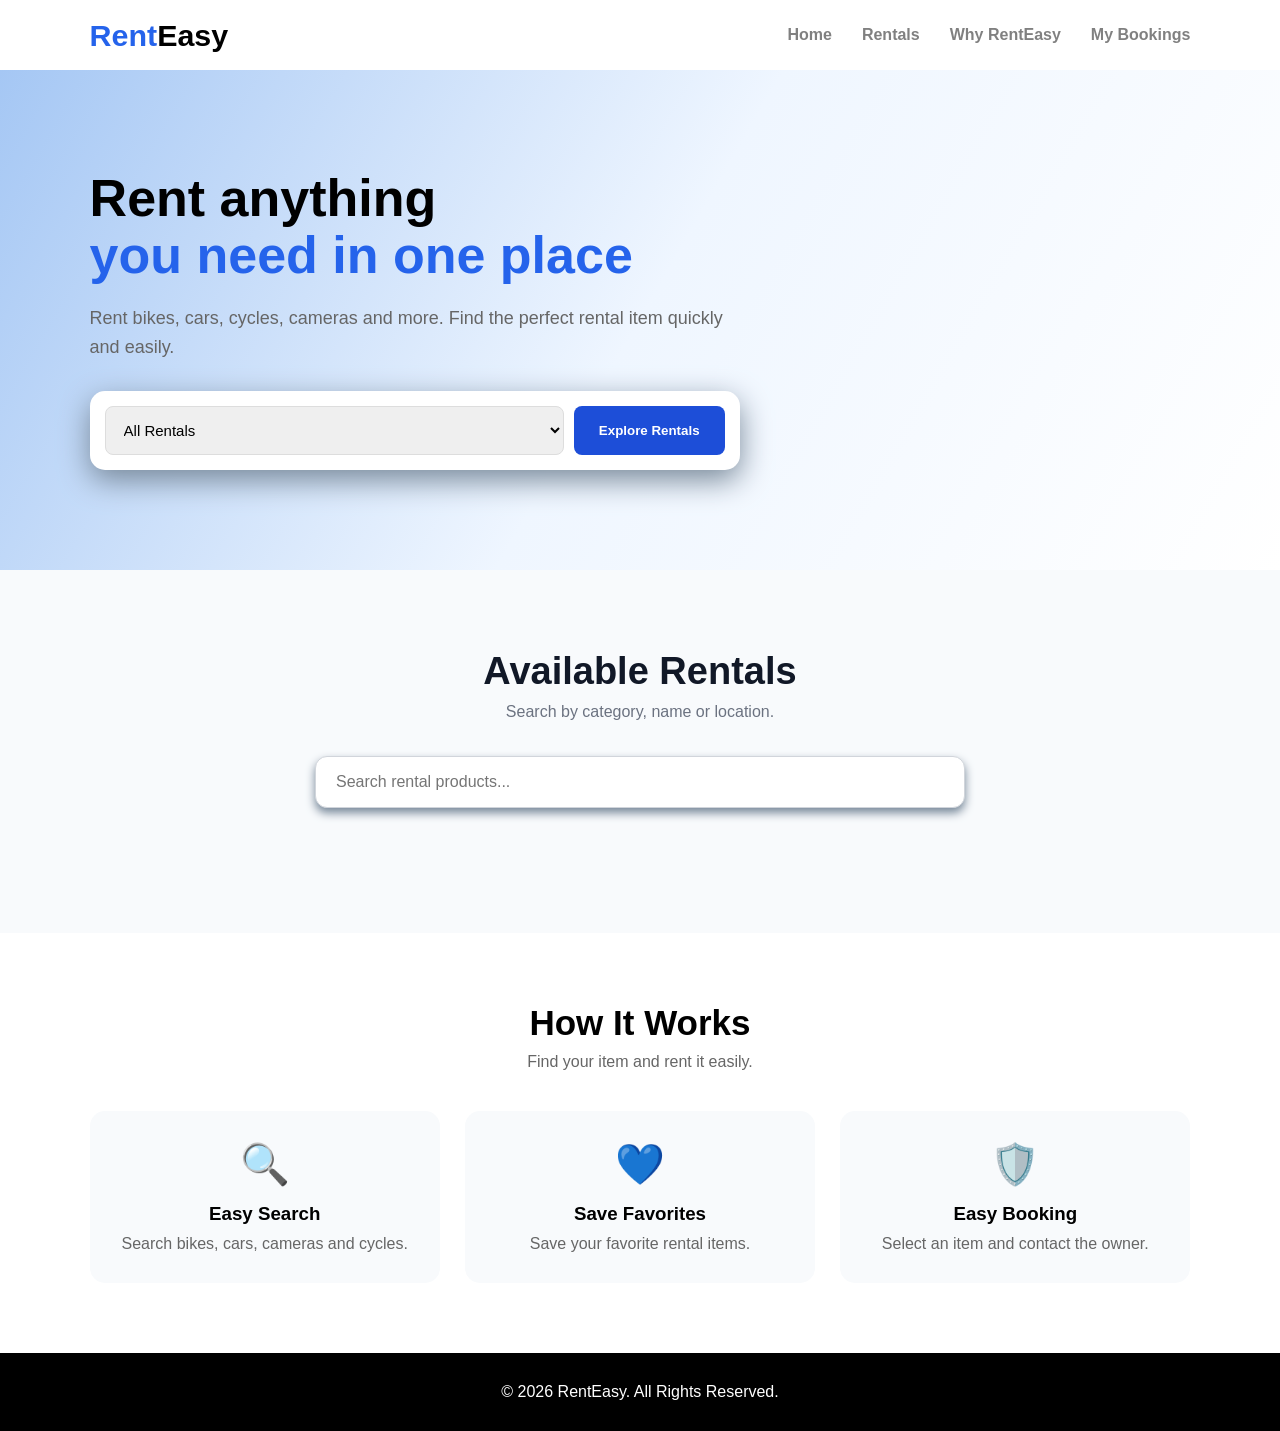
<file: index.html>
<!DOCTYPE html>
<html lang="en">

<head>
    <meta charset="UTF-8">
    <meta name="viewport" content="width=device-width, initial-scale=1.0">
    <title>RentEasy</title>
    <link rel="stylesheet" href="./style.css">
</head>

<body>
    <div class="nav">
        <div class="logo">
           <h3>Rent<span>Easy</span></h3>
        </div>
        <ul>
            <li><a href="#">Home</a></li>
            <li><a href="#products">Rentals</a></li>
            <li><a href="#features">Why RentEasy</a></li>
            <li><a href="./booking/booking.html">My Bookings</a></li>
        </ul>
    </div>

    <div class="content1">
        <div class="content">
            <h1>Rent anything<span>you need in one place</span></h1>
            <p>Rent bikes, cars, cycles, cameras and more. Find the perfect rental item quickly and easily.</p>
            <div class="search-box">
                <select id="propertyType">
                    <option value="all">All Rentals</option>
                    <option value="Cycle">Cycle</option>
                    <option value="Bike">Bike</option>
                    <option value="Car">Car</option>
                    <option value="Camera">Camera</option>
                </select>

                <button onclick="searchProperties()">Explore Rentals</button>
            </div>
        </div>
    </div>


    <div class="catalog" id="products">
        <div class="heading">
            <h2>Available Rentals</h2>
            <p>Search by category, name or location.</p>
        </div>

        <div class="search">
            <input type="text" id="searchInput" placeholder="Search rental products..." />
        </div>

        <div class="products" id="productGrid"> </div>
    </div>


    <div class="features" id="features">
        <div class="title">
            <h2>How It Works</h2>
            <p>Find your item and rent it easily.</p>
        </div>

        <div class="feature-grid">
            <div class="feature">
                <div class="feature-icon"> 🔍 </div>
                <h3>Easy Search</h3>
                <p>Search bikes, cars, cameras and cycles.</p>
            </div>

            <div class="feature">
                <div class="feature-icon"> 💙 </div>
                <h3>Save Favorites</h3>
                <p>Save your favorite rental items.</p>
            </div>

            <div class="feature">
                <div class="feature-icon"> 🛡️ </div>
                <h3>Easy Booking</h3>
                <p>Select an item and contact the owner.</p>
            </div>
        </div>
    </div>


    <div class="footer">
        <p>© 2026 RentEasy. All Rights Reserved.</p>
    </div>


    <div id="bookingBox" class="booking-box">
        <h2>Book Rental</h2>
        <p id="bookingProduct"> </p>

        <input type="text" id="customerName" placeholder="Enter your name">
        <input type="text" id="customerPhone" placeholder="Enter phone number">
        <label>From Date</label><input type="date" id="fromDate" onchange="calculateAmount()">
        <label>To Date</label><input type="date" id="toDate" onchange="calculateAmount()">

        <div class="booking-summary">
            <p>Price per day:<strong id="dailyPrice">₹0</strong></p>
            <p>Number of days:<strong id="totalDays">0</strong></p>
            <h3>Total Amount:<span id="totalAmount">₹0</span></h3>
        </div>
        <button onclick="confirmBooking()">Confirm Booking</button>
        <button onclick="closeBooking()">Cancel</button>
    </div>

    <div id="successMessage" style="display: none;">
        <h2>Booking Successful!</h2>
        <p>Your rental booking has been confirmed.</p>
    </div>

    <script src="script.js"></script>
</body>
</html>
</file>
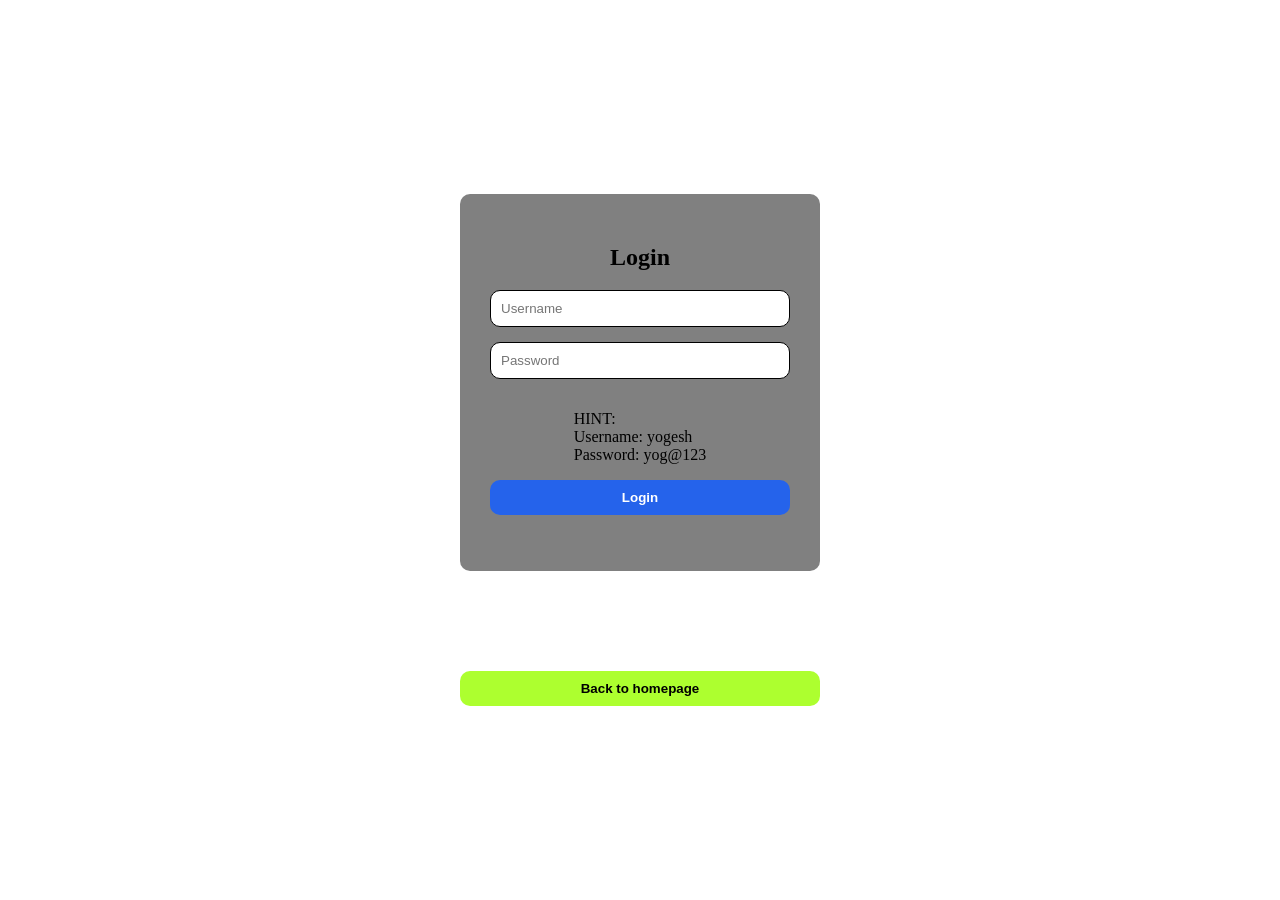
<file: booking/booking.html>
<!DOCTYPE html>
<html lang="en">

<head>
    <meta charset="UTF-8">
    <meta name="viewport" content="width=device-width, initial-scale=1.0">
    <title>RentEasy - My Bookings</title>
    <link rel="stylesheet" href="./booking.css">
</head>

<body>
    <div class="nav">
        <div class="logo">
            <h3>Rent<span>Easy</span></h3>
        </div>
        <ul>
            <li><a href="../index.html">Home</a></li>
            <li><a href="../index.html#products">Rentals</a></li>
            <li><a href="./booking.html">My Bookings</a></li>
        </ul>
        <button onclick="logout()">Logout</button>
    </div>

    <div class="bookings">
        <div class="heading">
            <h1>My Bookings</h1>
            <p>View all your rental bookings</p>
        </div>

        <div id="bookingList" class="booking-list"> </div>

        <div id="noBookings" class="nobookings">
            <h2>No Bookings Yet</h2>
            <p>You have not booked any rental items</p>
            <a href="../index.html">Explore Rentals</a>
        </div>

    </div>

    <div class="footer">
        <p>© 2026 RentEasy. All Rights Reserved.</p>
    </div>
    <script src="booking.js"></script>
</body>

</html>
</file>
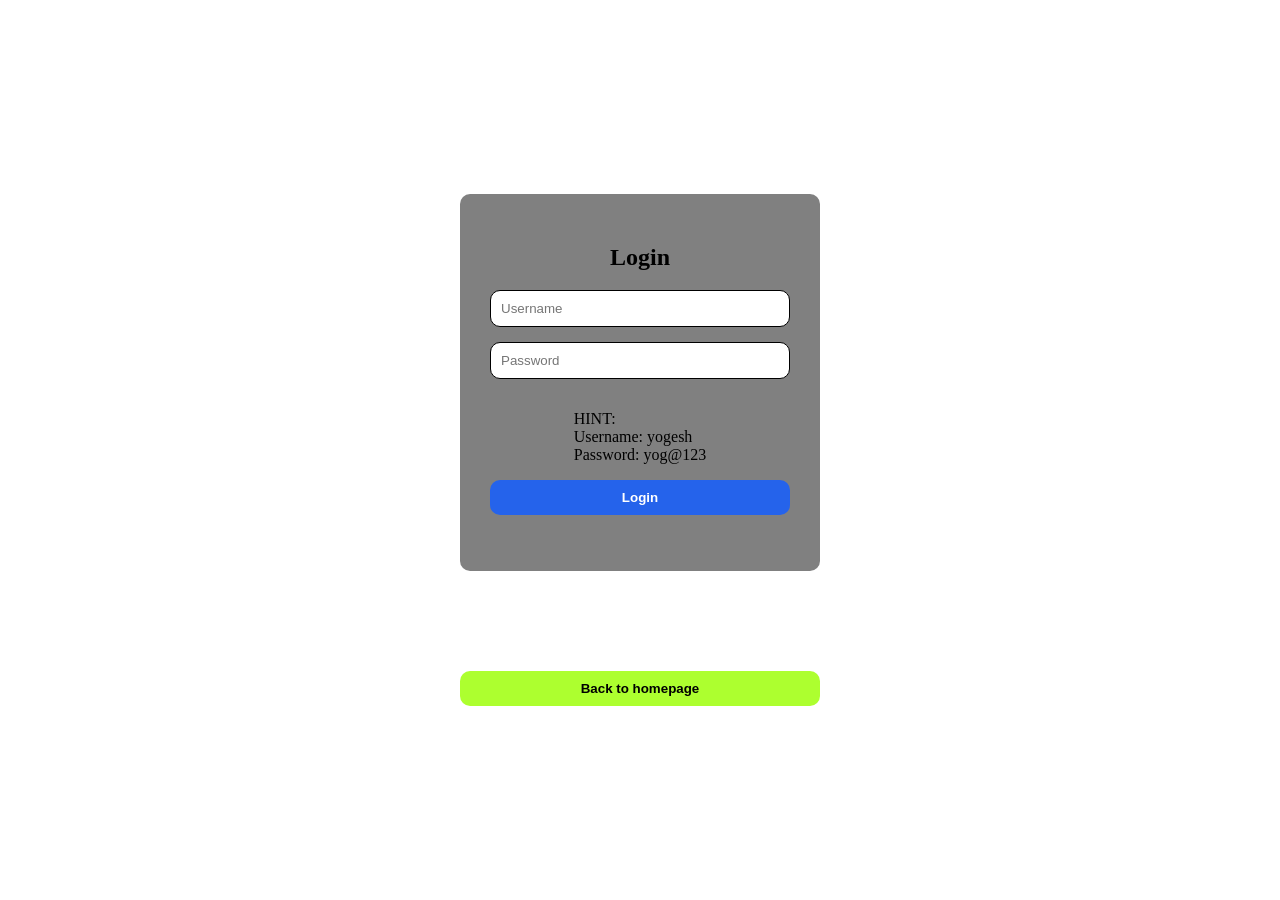
<file: login/login.html>
<!DOCTYPE html>
<html lang="en">

<head>
    <meta charset="UTF-8">
    <meta name="viewport" content="width=device-width, initial-scale=1.0">
    <title>RentEasy - Login</title>
    <link rel="stylesheet" href="./login.css">
</head>

<body>
    <div>
        <div class="login-box">
            <h2>Login</h2>
            <input type="text" id="username" placeholder="Username">
            <input type="password" id="password" placeholder="Password">
            <p>HINT:<br>
                Username: yogesh<br>
                Password: yog@123</p>
            <button onclick="login()">Login</button>
            <p id="errorMsg"></p>
        </div>

        <div class="goback">
            <button onclick="gobackhome()">Back to homepage</button>
        </div>
    </div>

    <script src="login.js"></script>
</body>

</html>
</file>
<file: style.css>
* {
    margin: 0;
    padding: 0;
    box-sizing: border-box;
    font-family: Arial, sans-serif;
}

body {
    background: white;
    color: black;
}

.nav {
    height: 70px;
    background: white;
    display: flex;
    align-items: center;
    justify-content: space-between;
    padding: 0 7%;
    box-shadow: 0 2px 10px black;
}

.nav .logo {
    font-size: 26px;
    font-weight: bold;
    color: #2563eb;
}


.nav .logo span {
    color: black;
}

.nav ul {
    display: flex;
    gap: 30px;
    list-style: none;
}

.nav ul li a {
    text-decoration: none;
    color: grey;
    font-weight: 700;
}

.nav ul li a:hover {
    color: #2563eb;
}


.content1 {
    min-height: 500px;
    padding: 90px 7%;
    display: flex;
    align-items: center;
    background: linear-gradient(120deg, #a5c7f4, #eff6ff, #ffffff);
}

.content {
    max-width: 650px;
}

.content1 h1 {
    font-size: 52px;
    line-height: 1.1;
    margin-bottom: 20px;
}

.content1 h1 span {
    color: #2563eb;
    display: block;
}

.content1 p {
    font-size: 18px;
    color: #666;
    margin-bottom: 30px;
    line-height: 1.6;
}


.search-box {
    background: white;
    padding: 15px;
    border-radius: 15px;
    display: flex;
    gap: 10px;
    box-shadow: 0 10px 30px lightslategray;
}

.search-box select {
    flex: 1;
    padding: 14px;
    border: 1px solid #ddd;
    border-radius: 8px;
    outline: none;
    font-size: 15px;
}

.search-box button {
    background: #2563eb;
    color: white;
    border: none;
    padding: 0 25px;
    border-radius: 8px;
    cursor: pointer;
    font-weight: bold;
}

.search-box button{
    background: #1d4ed8;
}


.catalog {
    padding: 80px 7%;
    background: #f8fafc;
}

.catalog .heading {
    text-align: center;
    margin-bottom: 35px;
}

.catalog .heading h2 {
    font-size: 38px;
    color: #111827;
    margin-bottom: 10px;
}

.catalog .heading p {
    color: #6b7280;
}


.catalog .search {
    max-width: 650px;
    margin: 0 auto 45px;
}

.catalog .search input {
    width: 100%;
    padding: 16px 20px;
    border: 1px solid #d1d5db;
    border-radius: 12px;
    background: white;
    font-size: 16px;
    outline: none;
    box-shadow: 0 5px 10px lightslategrey;
}

.catalog .search input:focus {
    border-color: #2563eb;
}



.catalog .products {
    max-width: 1200px;
    margin: auto;
    display: grid;
    grid-template-columns: repeat(3, 1fr);
    gap: 28px;
}

.product-card {
    background: white;
    border-radius: 18px;
    overflow: hidden;
    border: 1px solid white;
    box-shadow: 0 5px 20px black;
    transition: 0.3s;
}

.product-card:hover {
    transform: translateY(-6px);
    box-shadow: 0 15px 35px black;
}


.product-image {
    position: relative;
    width: 100%;
    height: 230px;
    overflow: hidden;
    background: white;
}

.product-image img {
    width: 100%;
    height: 100%;
    object-fit: cover;
    display: block;
    transition: 0.4s;
}

.product-card:hover .product-image img {
    transform: scale(1.05);
}


.category {
    position: absolute;
    top: 15px;
    left: 15px;
    background: #2563eb;
    color: white;
    padding: 6px 12px;
    border-radius: 20px;
    font-size: 12px;
    font-weight: bold;
}


.product-info {
    padding: 20px;
}

.product-info h3 {
    font-size: 20px;
    color: black;
    margin-bottom: 8px;
}

.product-location {
    color: #6b7280;
    font-size: 14px;
    margin-bottom: 12px;
}

.product-info p {
    color: #6b7280;
    font-size: 14px;
    line-height: 1.5;
    margin-bottom: 15px;
}


.product-price {
    color: #2563eb;
    font-size: 21px;
    font-weight: bold;
}

.product-price span {
    color: #6b7280;
    font-size: 13px;
    font-weight: normal;
}


.product-bottom {
    display: flex;
    justify-content: space-between;
    align-items: center;
    margin-bottom: 15px;
}

.product-info button {
    width: 100%;
    padding: 12px;
    margin-top: 10px;
    border: none;
    border-radius: 8px;
    background: green;
    color: white;
    font-size: 12px;
    font-weight: bold;
    cursor: pointer;
}

.product-info button:hover {
    background: #15803d;
}






.noresults {
    grid-column: 1 / -1;
    text-align: center;
    padding: 60px 20px;
}

.noresults h3 {
    font-size: 24px;
    margin-bottom: 10px;
}

.noresults p {
    color: #6b7280;
}






.features {
    background: white;
    padding: 70px 7%;
}

.features .title {
    
    text-align: center;
}

.features .title h2 {
    font-size: 35px;
    margin-bottom: 10px;
}

.features .title p {
    color: #666;
}

.feature-grid {
    display: grid;
    grid-template-columns: repeat(3, 1fr);
    gap: 25px;
    margin-top: 40px;
}

.feature {
    text-align: center;
    padding: 30px;
    border-radius: 15px;
    background: #f8fafc;
}

.feature-icon {
    font-size: 40px;
    margin-bottom: 15px;
}

.feature h3 {
    margin-bottom: 10px;
}

.feature p {
    color: #666;
}

.footer {
    background: black;
    color: white;
    text-align: center;
    padding: 30px;
}

@media (max-width: 900px) {
    .catalog .products,
    .feature-grid {
        grid-template-columns: repeat(2, 1fr);
    }

    .content1 h1 {
        font-size: 40px;
    }
}

@media (max-width: 600px) {
    .nav ul {
        display: none;
    }

    .content1 {
        padding: 60px 5%;
    }

    .content1 h1 {
        font-size: 35px;
    }

    .search-box {
        flex-direction: column;
    }

    .search-box button {
        padding: 14px;
    }

    .catalog .products,
    .feature-grid {
        grid-template-columns: 1fr;
    }

    .catalog {
        padding: 50px 20px;
    }
}







.booking-box {
    display: none;
    width: 420px;
    max-width: 90%;
    position: fixed;
    top: 50%;
    left: 50%;
    transform: translate(-50%, -50%);
    background: white;
    padding: 30px;
    border-radius: 15px;
    box-shadow: 0 10px 40px rgba(0, 0, 0, 0.25);
    z-index: 1000;
}


.booking-box h2 {
    text-align: center;
    margin-bottom: 10px;
    color: #111827;
}


#bookingProduct {
    text-align: center;
    font-weight: bold;
    color: #2563eb;
    margin-bottom: 20px;
}


.booking-box input {
    width: 100%;
    padding: 12px;
    margin-bottom: 15px;
    border: 1px solid #d1d5db;
    border-radius: 8px;
    font-size: 14px;
    box-sizing: border-box;
}


.booking-box input:focus {
    border-color: #2563eb;
}

.booking-box label {
    display: block;
    margin-bottom: 6px;
    font-size: 14px;
    font-weight: bold;
    color: #374151;
}

.booking-summary {
    background: #f5f7fb;
    padding: 15px;
    margin-top: 5px;
    margin-bottom: 20px;
    border-radius: 10px;
}


.booking-summary p {
    display: flex;
    justify-content: space-between;
    margin: 8px 0;
    color: #374151;
}


.booking-summary h3 {
    display: flex;
    justify-content: space-between;
    margin-top: 15px;
    padding-top: 12px;
    border-top: 1px solid #d1d5db;
    color: #111827;
}


#totalAmount {
    color: #2563eb;
}


.booking-box button {
    width: 100%;
    padding: 12px;
    margin-top: 8px;
    border: none;
    border-radius: 8px;
    font-size: 15px;
    font-weight: bold;
    cursor: pointer;
}


.booking-box button:first-of-type {
    background: #16a34a;
    color: white;
}


.booking-box button:first-of-type:hover {
    background: #15803d;
}


.booking-box button:last-of-type {
    background: #e5e7eb;
    color: #374151;
}


.booking-box button:last-of-type:hover {
    background: #d1d5db;
}


@media (max-width: 500px) {
    .booking-box {
        width: 90%;
        padding: 20px;
    }
}






#successMessage {
    position: fixed;
    top: 50%;
    left: 50%;
    transform: translate(-50%, -50%);
    background: #fff;
    padding: 30px 40px;
    border-radius: 12px;
    box-shadow: 0 10px 40px rgba(0, 0, 0, 0.25);
    text-align: center;
    z-index: 1000;
}

#successMessage h2 {
    margin-bottom: 10px;
}

#successMessage p {
    margin: 0;
}
</file>
<file: booking/booking.css>
* {
    margin: 0;
    padding: 0;
    box-sizing: border-box;
    font-family: Arial, sans-serif;
}

body {
    background: #f5f7fb;
    color: #1f2937;
}

.nav {
    height: 70px;
    background: white;
    display: flex;
    align-items: center;
    justify-content: space-between;
    padding: 0 8%;
    box-shadow: 0 2px 10px rgba(0, 0, 0, 0.08);
}
        
.nav .logo {
    font-size: 28px;
    font-weight: bold;
    color: #2563eb;
}

.nav .logo span {
    color: #111827;
}

.nav ul {
    display: flex;
    gap: 30px;
    list-style: none;
    
}

.nav ul li a {
    text-decoration: none;
    color: #374151;
    font-weight: 700;
}

.nav ul li a:hover {
    color: #2563eb;
}

.nav button {
    padding:10px;
    border: none;
    border-radius: 8px;
    background: #2563eb;
    color: white;
    font-size: 14px;
    font-weight: bold;
    cursor: pointer;
}

.nav button:hover {
    background: darkred;
}


.bookings {
    max-width: 1000px;
    margin: auto;
    padding: 70px 20px;
}

.heading {
    text-align: center;
    margin-bottom: 40px;
}

.heading h1 {
    font-size: 35px;
    margin-bottom: 10px;
}

.heading p {
    color: #6b7280;
}






.booking-list {
    display: grid;
    gap: 25px;
}

.booking-card {
    background: white;
    padding: 25px;
    border-radius: 15px;
    box-shadow: 0 5px 20px black;
}

.booking-card .header {
    display: flex;
    justify-content: space-between;
    align-items: center;
    border-bottom: 1px solid white;
    padding-bottom: 15px;
    margin-bottom: 20px;
}

.booking-card .header h2 {
    color: #2563eb;
    font-size: 21px;
}

.booking-card .header span {
    background:chartreuse;
    color: green;
    padding: 6px 10px;
    border-radius: 20px;
    font-size: 12px;
    font-weight: 600;
}

.booking-card .details {
    display: grid;
    grid-template-columns: 1fr 1fr;
    gap: 15px;
}

.booking-card .details p {
    color:grey;
    font-size: 14px;
}

.booking-card .details strong {
    color: black;
}

.booking-card .total {
    margin-top: 25px;
    padding-top: 20px;
    border-top: 1px solid white;
    display: flex;
    justify-content: space-between;
    align-items: center;
}

.booking-card .total span {
    font-size: 16px;
    font-weight: bold;
}

.booking-card .total strong {
    font-size: 24px;
    color: green;
}

.booking-card button {
    margin-top: 20px;
    width: 100%;
    padding: 12px;
    border: none;
    border-radius: 8px;
    background: red;
    color: white;
    font-weight: bold;
    cursor: pointer;
}

.booking-card button:hover {
    background: brown;
}




.nobookings {
    display: none;
    background: white;
    text-align: center;
    padding: 60px 20px;
    border-radius: 15px;
}

.nobookings h2 {
    margin-bottom: 10px;
}

.nobookings p {
    color: #6b7280;
    margin-bottom: 20px;
}

.nobookings a {
    display: inline-block;
    padding: 12px 20px;
    background: #2563eb;
    color: white;
    text-decoration: none;
    border-radius: 8px;
}





.footer {
    background: #111827;
    color: white;
    text-align: center;
    padding: 25px;
    margin-top: 50px;
}

.footer p {
    color: #d1d5db;
    font-size: 14px;
}

@media (max-width: 600px) {
    .nav {
        padding: 0 20px;
    }

    .nav ul {
        gap: 10px;
    }

    .nav ul li a {
        font-size: 13px;
    }

    .details {
        grid-template-columns: 1fr;
    }

    .header {
        flex-direction: column;
        align-items: flex-start;
        gap: 10px;
    }
}
</file>
<file: login/login.css>
body {
    display: flex;
    justify-content: center;
    align-items: center;
    height: 100vh;
    margin: 0;
}

.login-box {
    background: grey;
    padding: 30px;
    width: 300px;
    border-radius: 10px;
    display: flex;
    flex-direction: column;
    align-items: center;
}

.login-box input {
    width: 100%;
    padding: 10px;
    border-radius: 10px;
    margin-bottom: 15px;
    border: 1px solid;
    box-sizing: border-box;
}

.login-box button {
    width: 100%;
    padding: 10px;
    background: #2563eb;
    color: white;
    border: none;
    border-radius: 10px;
    font-weight: 600;
    cursor: pointer;
}
.login-box button:hover{
    background:springgreen;
    color: black;
}

#errorMsg {
    color: red;
    margin-top: 10px;
}

.goback {
    display: flex;
    align-items: center;
    justify-content: center;
    margin-top: 100px;
}

.goback button {
    width: 100%;
    padding: 10px;
    background: greenyellow;
    color: black;
    border: none;
    border-radius: 10px;
    cursor: pointer;
    font-weight: 600;

}

.goback button:hover {
    background-color: pink;
}
</file>
